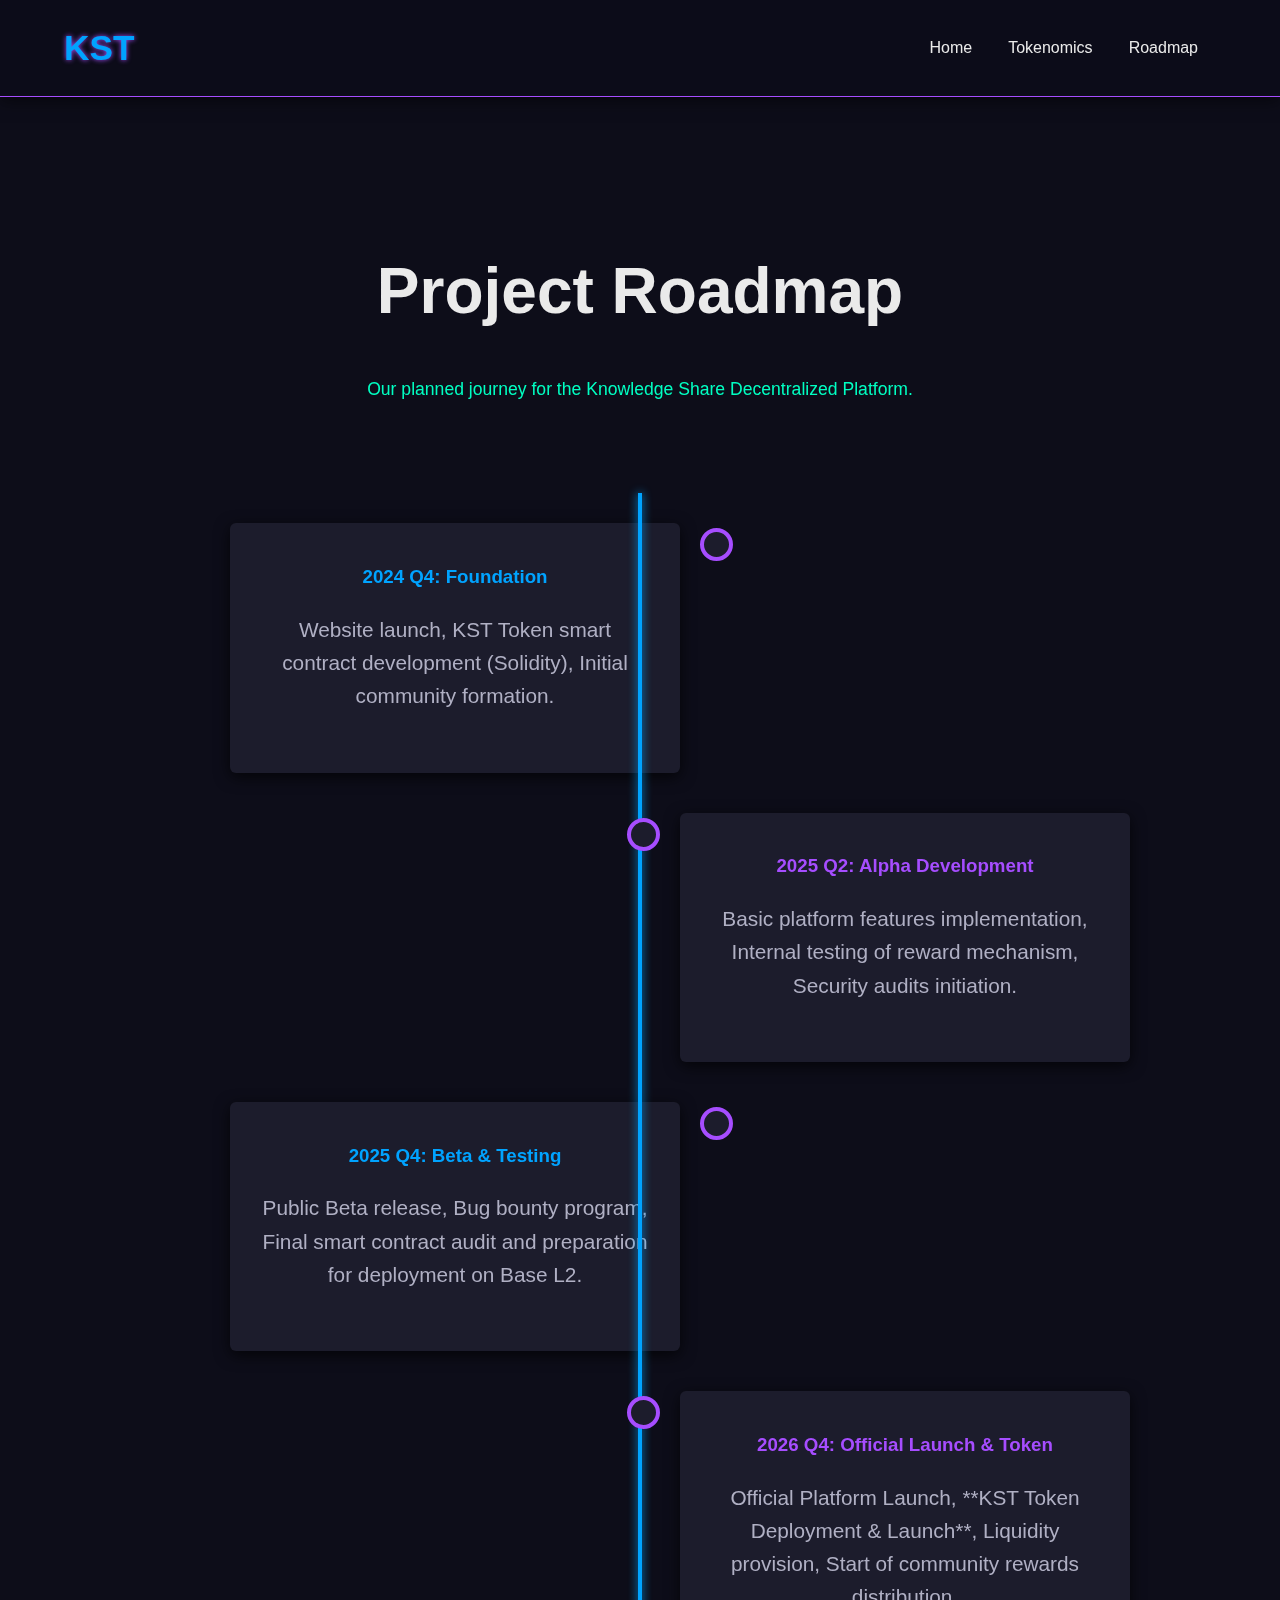
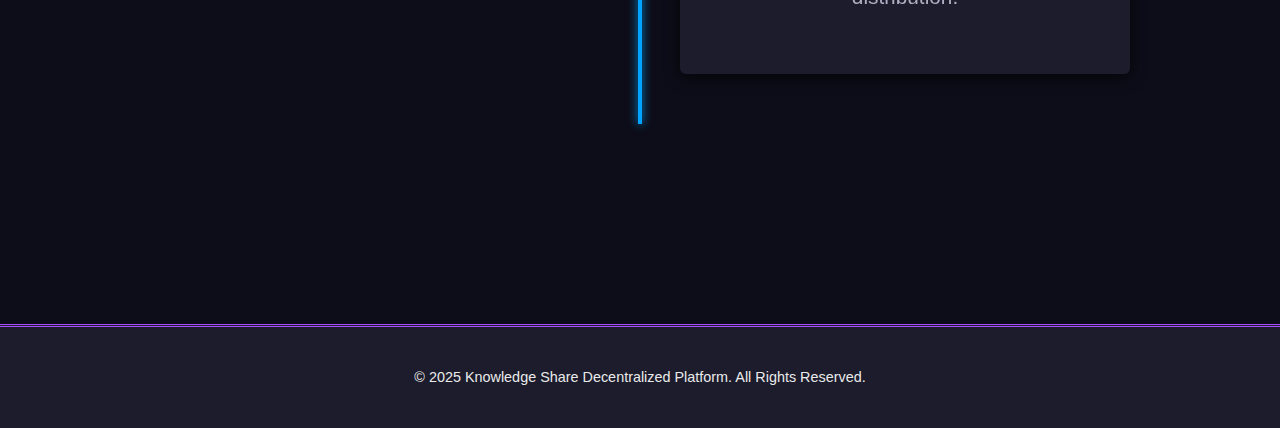
<file: roadmap.html>
<!DOCTYPE html>
<html lang="en">
<head>
    <meta charset="UTF-8">
    <meta name="viewport" content="width=device-width, initial-scale=1.0">
    <title>Roadmap - KST</title>
    <link rel="stylesheet" href="styles.css">
    <style>
        /* Unique style for Roadmap timeline */
        .timeline {
            max-width: 900px;
            margin: 50px auto;
            position: relative;
            padding: 20px 0;
        }

        .timeline::after {
            content: '';
            position: absolute;
            width: 4px;
            background-color: var(--color-primary);
            top: 0;
            bottom: 0;
            left: 50%;
            margin-left: -2px;
            box-shadow: 0 0 10px var(--color-primary);
        }

        .timeline-item {
            padding: 10px 40px;
            position: relative;
            background-color: inherit;
            width: 50%;
            margin-bottom: 20px;
        }

        .timeline-item::after {
            content: '';
            position: absolute;
            width: 25px;
            height: 25px;
            right: -13px;
            background-color: var(--color-card);
            border: 4px solid var(--color-accent);
            top: 15px;
            border-radius: 50%;
            z-index: 1;
        }

        .timeline-item.left {
            left: 0;
        }

        .timeline-item.right {
            left: 50%;
        }

        .timeline-item.right::after {
            left: -13px;
        }

        .timeline-content {
            padding: 20px 30px;
            background-color: var(--color-card);
            position: relative;
            border-radius: 6px;
            box-shadow: 0 4px 15px rgba(0, 0, 0, 0.7);
        }
    </style>
</head>
<body>
    
    <div class="rain"></div> 
    
    <header class="main-header">
        <div class="logo">KST</div>
        <nav>
            <ul>
                <li><a href="index.html">Home</a></li>
                <li><a href="tokenomics.html">Tokenomics</a></li>
                <li><a href="roadmap.html">Roadmap</a></li>
            </ul>
        </nav>
    </header>

    <section id="roadmap-content" class="hero-section" style="padding: 100px 5% 70px;">
        <h1 style="text-shadow: none;">Project Roadmap</h1>
        <p style="font-size: 1.1em; color: var(--color-secondary);">Our planned journey for the Knowledge Share Decentralized Platform.</p>
        
        <div class="timeline">
            <div class="timeline-item left">
                <div class="timeline-content">
                    <h3 style="color: var(--color-primary);">2024 Q4: Foundation</h3>
                    <p>Website launch, KST Token smart contract development (Solidity), Initial community formation.</p>
                </div>
            </div>

            <div class="timeline-item right">
                <div class="timeline-content">
                    <h3 style="color: var(--color-accent);">2025 Q2: Alpha Development</h3>
                    <p>Basic platform features implementation, Internal testing of reward mechanism, Security audits initiation.</p>
                </div>
            </div>

            <div class="timeline-item left">
                <div class="timeline-content">
                    <h3 style="color: var(--color-primary);">2025 Q4: Beta & Testing</h3>
                    <p>Public Beta release, Bug bounty program, Final smart contract audit and preparation for deployment on Base L2.</p>
                </div>
            </div>
            
            <div class="timeline-item right">
                <div class="timeline-content">
                    <h3 style="color: var(--color-accent);">2026 Q4: Official Launch & Token</h3>
                    <p>Official Platform Launch, **KST Token Deployment & Launch**, Liquidity provision, Start of community rewards distribution.</p>
                </div>
            </div>
        </div>
    </section>
    
    <footer class="main-footer">
        <p>&copy; 2025 Knowledge Share Decentralized Platform. All Rights Reserved.</p>
    </footer>

    <script>
        const rainContainer = document.querySelector('.rain');
        const totalDrops = 100;

        for (let i = 0; i < totalDrops; i++) {
            const drop = document.createElement('span');
            drop.style.left = `${Math.random() * 100}%`;
            drop.style.animationDelay = `${Math.random() * 5}s`; 
            drop.style.animationDuration = `${5 + Math.random() * 3}s`; 
            rainContainer.appendChild(drop);
        }
    </script>
</body>
</html>
</file>
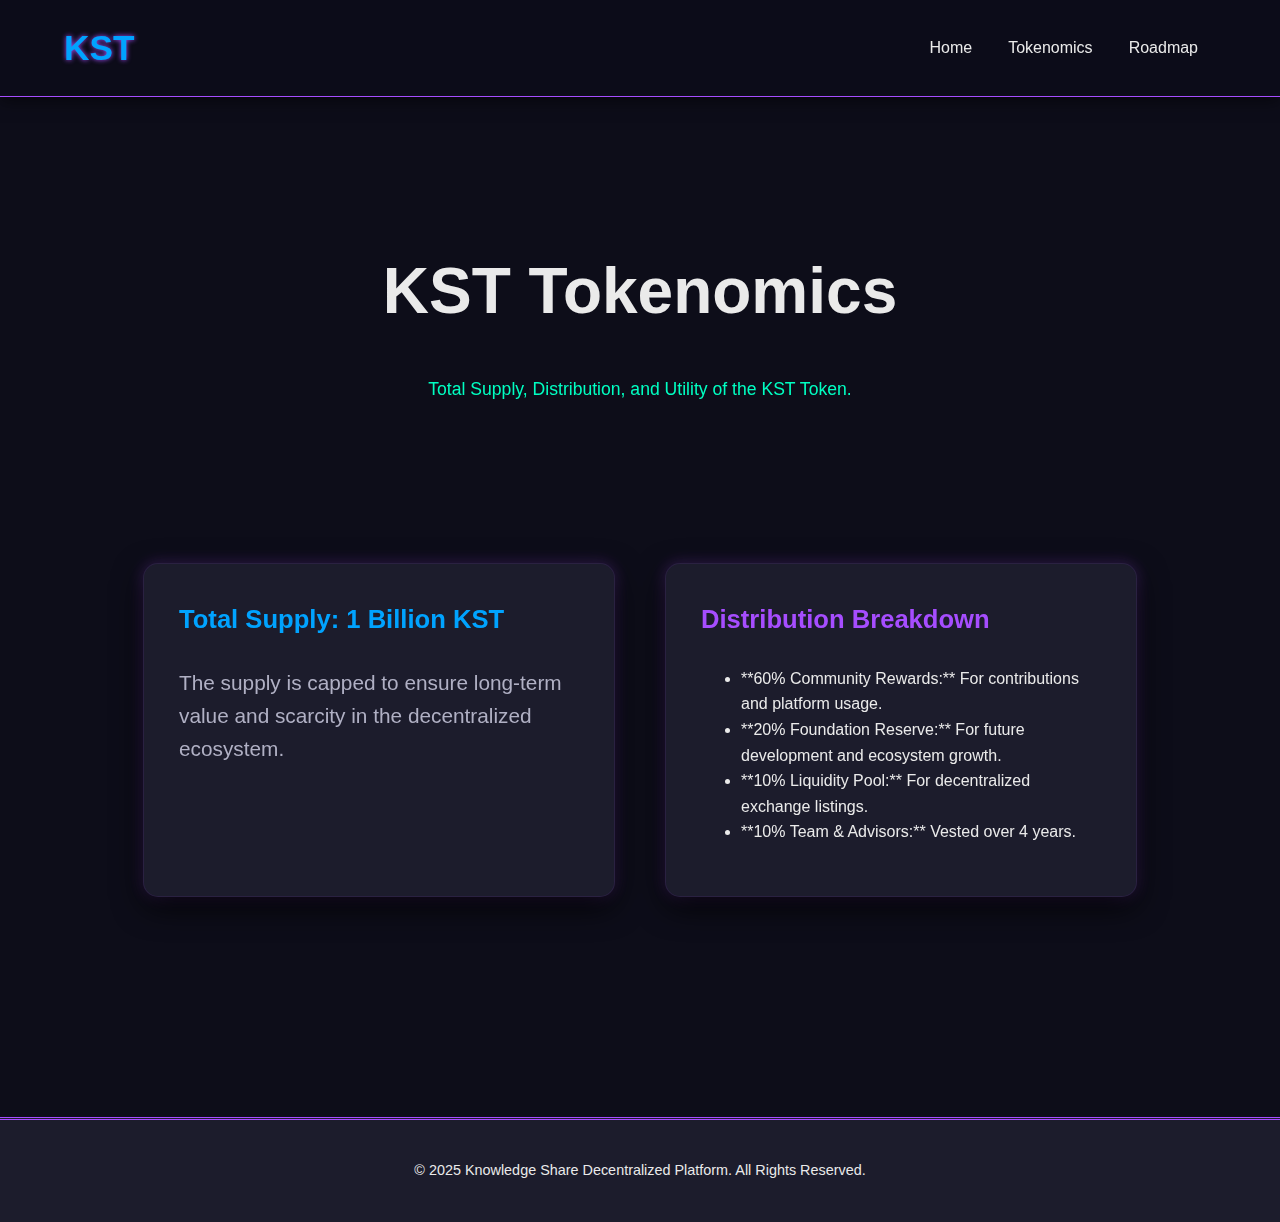
<file: tokenomics.html>
<!DOCTYPE html>
<html lang="en">
<head>
    <meta charset="UTF-8">
    <meta name="viewport" content="width=device-width, initial-scale=1.0">
    <title>Tokenomics - KST</title>
    <link rel="stylesheet" href="styles.css">
</head>
<body>
    
    <div class="rain"></div> 
    
    <header class="main-header">
        <div class="logo">KST</div>
        <nav>
            <ul>
                <li><a href="index.html">Home</a></li>
                <li><a href="tokenomics.html">Tokenomics</a></li>
                <li><a href="roadmap.html">Roadmap</a></li>
            </ul>
        </nav>
    </header>

    <section id="tokenomics-content" class="hero-section" style="padding: 100px 5% 70px; min-height: 70vh;">
        <h1 style="text-shadow: none;">KST Tokenomics</h1>
        <p style="font-size: 1.1em; color: var(--color-secondary);">Total Supply, Distribution, and Utility of the KST Token.</p>
        
        <div class="features-section" style="justify-content: center; gap: 50px; margin-top: 50px;">
            <div class="feature-card" style="width: 400px; text-align: left;">
                <h3 style="color: var(--color-primary);">Total Supply: 1 Billion KST</h3>
                <p>The supply is capped to ensure long-term value and scarcity in the decentralized ecosystem.</p>
            </div>
            <div class="feature-card" style="width: 400px; text-align: left;">
                <h3 style="color: var(--color-accent);">Distribution Breakdown</h3>
                <ul>
                    <li>**60% Community Rewards:** For contributions and platform usage.</li>
                    <li>**20% Foundation Reserve:** For future development and ecosystem growth.</li>
                    <li>**10% Liquidity Pool:** For decentralized exchange listings.</li>
                    <li>**10% Team & Advisors:** Vested over 4 years.</li>
                </ul>
            </div>
        </div>
    </section>
    
    <footer class="main-footer">
        <p>&copy; 2025 Knowledge Share Decentralized Platform. All Rights Reserved.</p>
    </footer>

    <script>
        const rainContainer = document.querySelector('.rain');
        const totalDrops = 100;

        for (let i = 0; i < totalDrops; i++) {
            const drop = document.createElement('span');
            drop.style.left = `${Math.random() * 100}%`;
            drop.style.animationDelay = `${Math.random() * 5}s`; 
            drop.style.animationDuration = `${5 + Math.random() * 3}s`; 
            rainContainer.appendChild(drop);
        }
    </script>
</body>
</html>
</file>
<file: styles.css>
/* Variables */
:root {
    --color-primary: #00A3FF; /* Brighter, Modern Blue */
    --color-secondary: #00FFC2; /* Mint/Aqua secondary color */
    --color-background: #0D0D19; /* Very Dark Blue-Black Background */
    --color-text: #EAEAEA;
    --color-card: #1C1C2C; /* Slightly lighter dark card */
    --color-accent: #A64DFF; /* Neon Purple for subtle glow */
}

/* Base Styles */
body {
    font-family: 'Segoe UI', Tahoma, Geneva, Verdana, sans-serif; /* Modern Font */
    margin: 0;
    padding: 0;
    background-color: var(--color-background);
    color: var(--color-text);
    line-height: 1.6;
    overflow-x: hidden; /* Prevent horizontal scroll */
}

h1, h2, h3 {
    color: var(--color-text);
    font-weight: 700;
}

/* Header/Navigation */
.main-header {
    display: flex;
    justify-content: space-between;
    align-items: center;
    padding: 20px 5%;
    background-color: rgba(13, 13, 25, 0.95); /* Near opaque dark background */
    border-bottom: 1px solid var(--color-accent); /* Subtle purple glow line */
    position: sticky;
    top: 0;
    z-index: 1000;
    box-shadow: 0 4px 15px rgba(0, 0, 0, 0.5); /* Deep shadow */
}

.logo {
    font-size: 2.2em;
    font-weight: 900;
    color: var(--color-primary);
    text-shadow: 0 0 5px var(--color-accent);
}

nav ul {
    list-style: none;
    display: flex;
    margin: 0;
    padding: 0;
}

nav ul li a {
    color: var(--color-text);
    text-decoration: none;
    padding: 10px 18px;
    transition: color 0.3s, background-color 0.3s;
    border-radius: 4px;
}

nav ul li a:hover {
    color: var(--color-secondary);
    background-color: rgba(0, 163, 255, 0.1); /* Subtle hover background */
}

/* Hero Section */
.hero-section {
    padding: 120px 5% 70px;
    text-align: center;
    min-height: 500px;
    display: flex;
    flex-direction: column;
    align-items: center;
    justify-content: center;
    position: relative;
    z-index: 1; 
}

.hero-section h1 {
    font-size: 4em;
    margin-bottom: 15px;
    text-shadow: 0 0 10px rgba(0, 163, 255, 0.7); /* Neon H1 glow */
}

.hero-section p {
    font-size: 1.3em;
    margin-bottom: 40px;
    color: #B0B0C4;
}

.cta-button {
    text-decoration: none;
    padding: 15px 35px;
    border-radius: 50px; /* Pill shape */
    font-weight: bold;
    letter-spacing: 1px;
    transition: all 0.4s ease;
    margin: 0 15px;
    text-transform: uppercase;
}

.primary {
    background-color: var(--color-primary);
    color: var(--color-background);
    box-shadow: 0 0 15px rgba(0, 163, 255, 0.5);
}

.primary:hover {
    background-color: var(--color-accent);
    box-shadow: 0 0 20px var(--color-accent);
}

.secondary {
    background-color: transparent;
    color: var(--color-secondary);
    border: 2px solid var(--color-secondary);
    box-shadow: 0 0 10px rgba(0, 255, 194, 0.4);
}

.secondary:hover {
    background-color: var(--color-secondary);
    color: var(--color-background);
    border-color: var(--color-secondary);
}

/* Features Section */
.features-section {
    display: flex;
    justify-content: space-around;
    padding: 70px 5%;
    flex-wrap: wrap;
    gap: 40px;
}

.feature-card {
    background-color: var(--color-card);
    padding: 35px;
    border-radius: 15px;
    width: calc(30% - 40px);
    border: 1px solid rgba(166, 77, 255, 0.1);
    box-shadow: 0 10px 30px rgba(0, 0, 0, 0.8), 0 0 15px rgba(166, 77, 255, 0.3);
    transition: transform 0.4s ease-in-out;
}

.feature-card:hover {
    transform: translateY(-10px) scale(1.02);
    box-shadow: 0 20px 40px rgba(0, 0, 0, 0.9), 0 0 25px var(--color-primary); /* Primary glow on hover */
}

.feature-card h3 {
    color: var(--color-secondary);
    margin-top: 0;
    font-size: 1.6em;
}

/* Footer */
.main-footer {
    text-align: center;
    padding: 25px 5%;
    background-color: var(--color-card);
    border-top: 3px double var(--color-accent); /* Double-line footer separation */
    margin-top: 80px;
    font-size: 0.9em;
}

/* --- Project Image Styling --- */
.project-image-container {
    margin-top: 60px;
    padding: 25px;
    background-color: rgba(28, 28, 44, 0.7); /* Semi-transparent background */
    border-radius: 15px;
    box-shadow: 0 0 30px rgba(0, 163, 255, 0.5), inset 0 0 10px rgba(0, 163, 255, 0.2); /* Deep blue glow */
    border: 1px solid var(--color-primary);
}

.project-visual {
    max-width: 100%;
    height: auto;
    border-radius: 12px;
    display: block;
    margin: 0 auto;
    box-shadow: 0 0 15px rgba(0, 0, 0, 0.7);
}

/* --- Rain Effect CSS (No major changes here) --- */
.rain {
  position: fixed;
  top: 0;
  left: 0;
  width: 100%;
  height: 100%;
  pointer-events: none;
  z-index: 0; 
}

/* Raindrop styling */
.rain span {
  position: absolute;
  height: 12px; /* Slightly longer drops */
  width: 1px; 
  background: rgba(0, 163, 255, 0.6); /* Brighter blue rain */
  animation: rain-fall linear infinite;
  opacity: 0; 
}

/* Rain animation keyframes */
@keyframes rain-fall {
  0% {
    transform: translateY(-120px); 
    opacity: 0;
  }
  10% {
      opacity: 0.9;
  }
  100% {
    transform: translateY(100vh); 
    opacity: 0;
  }
}
</file>
